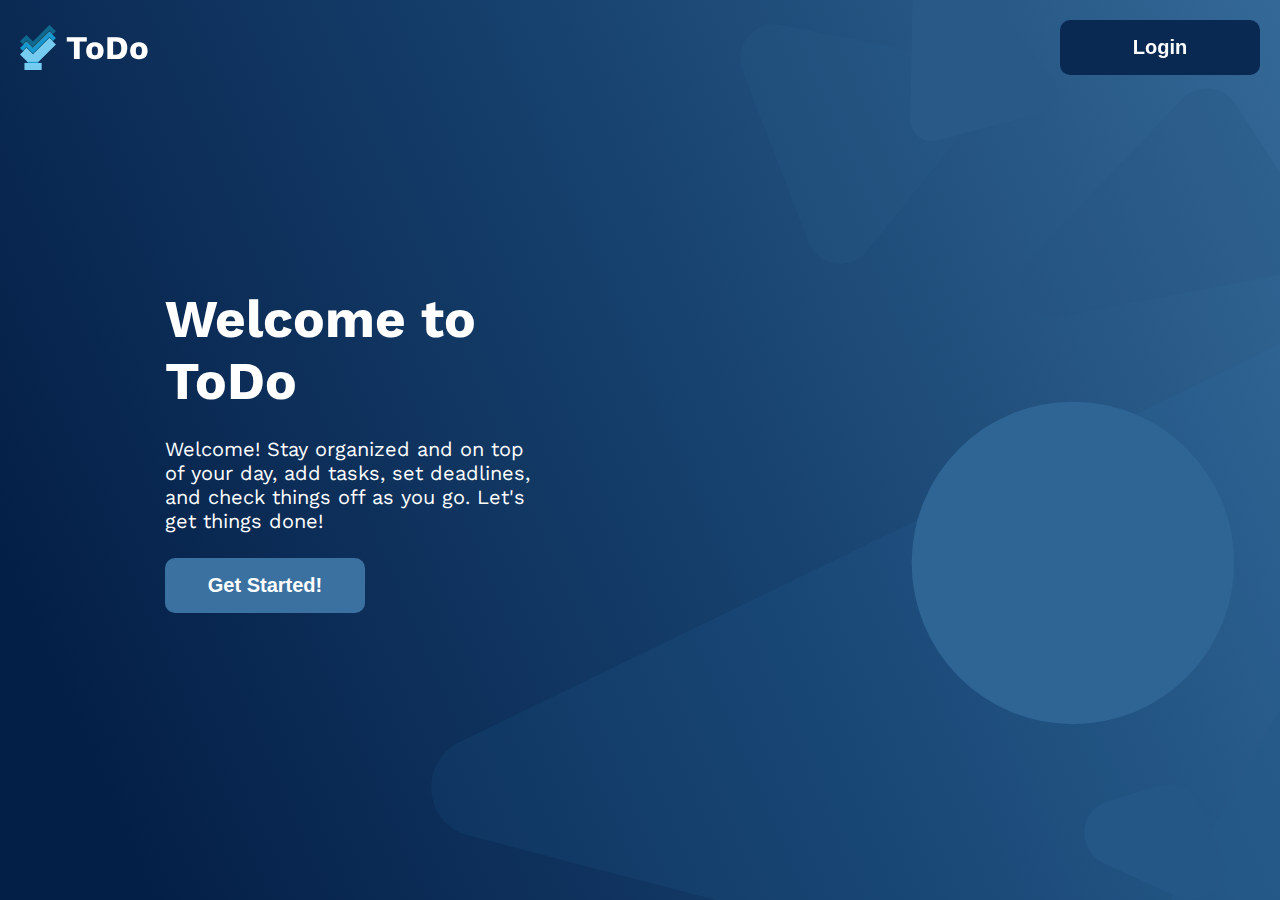
<file: index.html>
<!DOCTYPE html>
<html lang="en">

<head>
    <meta charset="UTF-8">
    <meta name="viewport" content="width=device-width, initial-scale=1.0">
    <title>TODO List</title>
    <link rel="icon" type="image/x-icon" href="bilder/logo/logo.svg">
    <link rel="stylesheet" href="css/style.css">
    <link rel="stylesheet" href="css/index.css">
    <link rel="stylesheet" href="https://cdnjs.cloudflare.com/ajax/libs/font-awesome/6.6.0/css/all.min.css"
        integrity="sha512-Kc323vGBEqzTmouAECnVceyQqyqdsSiqLQISBL29aUW4U/M7pSPA/gEUZQqv1cwx4OnYxTxve5UMg5GT6L4JJg=="
        crossorigin="anonymous" referrerpolicy="no-referrer" />

</head>

<body>
    <div class="navbar">
        <a href="index.html" class="logo">
            <img src="bilder/logo/logo.svg" id="logoImg">
            <div class="app-name">ToDo</div>
        </a>
        <button class="button-login" onclick="signin()">Login</button>
        <div class="stroke-grid" onclick="dropdown()">
            <div class="stroke" id="stroke1"></div>
            <div class="stroke" id="stroke2"></div>
            <div class="stroke" id="stroke3"></div>
        </div>
    </div>
    <div class="dropdown">
        <button onclick="signin()">Sign In</button>
        <button onclick="signup()">Sign Up</button>
    </div>
    <div class="maincontainer">
        <div class="title">Welcome to ToDo</div>
        <div class="description">
            Welcome! Stay organized and on top of your day, add tasks, set deadlines, and check things off as you go.
            Let's get things done!
        </div>
        <button class="button-start" onclick="signup()">Get Started!</button>
    </div>


    <script>
        function signin() {
            window.open("signin.html", "_self");

        }
        function signup() {
            window.open("signup.html", "_self");
        }

        function dropdown() {
            const dropdown = document.querySelector(".dropdown");
            const stroke1 = document.getElementById("stroke1");
            const stroke2 = document.getElementById("stroke2");
            const stroke3 = document.getElementById("stroke3");

            stroke1.classList.toggle("stroke1_animation")
            stroke2.classList.toggle("stroke2_animation")
            stroke3.classList.toggle("stroke3_animation")
            dropdown.classList.toggle("dropdown_visible")
        }
    </script>
</body>

</html>
</file>
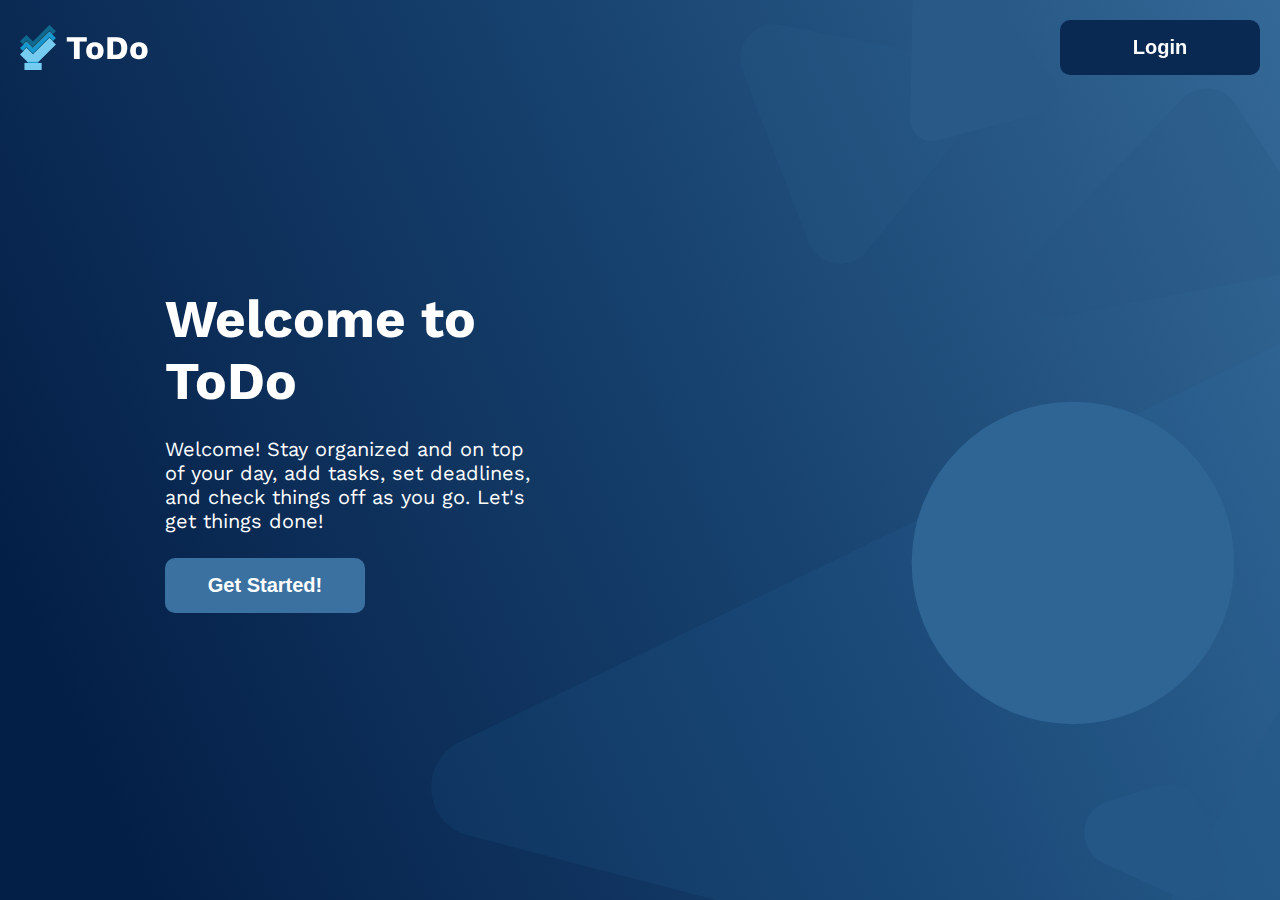
<file: docs/index.html>
<!DOCTYPE html>
<html lang="en">

<head>
    <meta charset="UTF-8">
    <meta name="viewport" content="width=device-width, initial-scale=1.0">
    <title>TODO List</title>
    <link rel="icon" type="image/x-icon" href="../bilder/logo/logo.svg">
    <link rel="stylesheet" href="../css/style.css">
    <link rel="stylesheet" href="../css/index.css">
    <link rel="stylesheet" href="https://cdnjs.cloudflare.com/ajax/libs/font-awesome/6.6.0/css/all.min.css"
        integrity="sha512-Kc323vGBEqzTmouAECnVceyQqyqdsSiqLQISBL29aUW4U/M7pSPA/gEUZQqv1cwx4OnYxTxve5UMg5GT6L4JJg=="
        crossorigin="anonymous" referrerpolicy="no-referrer" />

</head>

<body>
    <div class="navbar">
        <a href="index.html" class="logo">
            <img src="../bilder/logo/logo.svg" id="logoImg">
            <div class="app-name">ToDo</div>
        </a>
        <button class="button-login" onclick="signin()">Login</button>
        <div class="stroke-grid" onclick="dropdown()">
            <div class="stroke" id="stroke1"></div>
            <div class="stroke" id="stroke2"></div>
            <div class="stroke" id="stroke3"></div>
        </div>
    </div>
    <div class="dropdown">
        <button onclick="signin()">Sign In</button>
        <button onclick="signup()">Sign Up</button>
    </div>
    <div class="maincontainer">
        <div class="title">Welcome to ToDo</div>
        <div class="description">
            Welcome! Stay organized and on top of your day, add tasks, set deadlines, and check things off as you go.
            Let's get things done!
        </div>
        <button class="button-start" onclick="signup()">Get Started!</button>
    </div>

    <script src="../basic.js"></script>
</body>

</html>
</file>
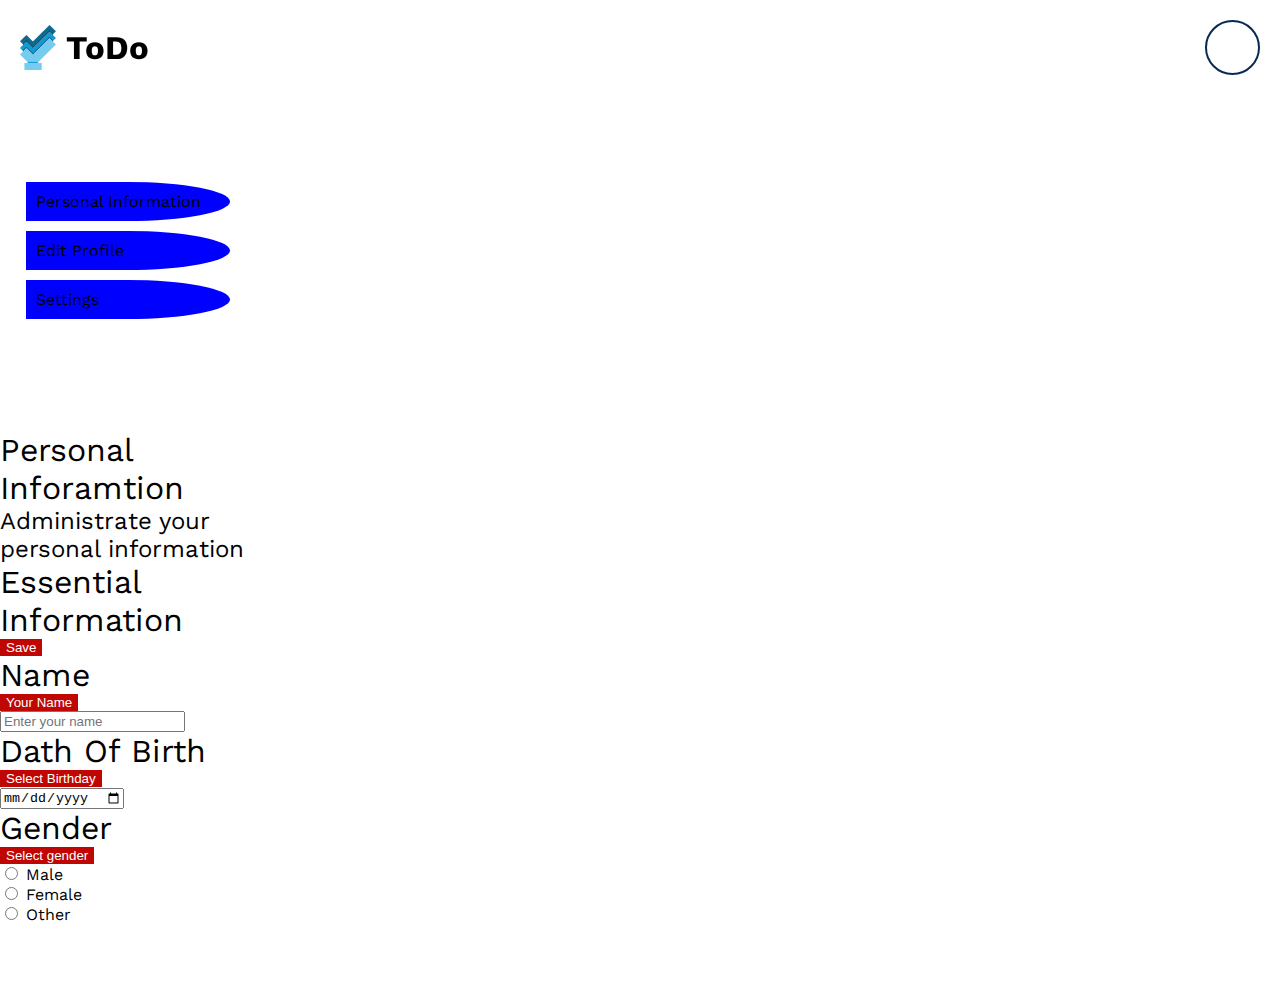
<file: settings.html>
<!DOCTYPE html>
<html lang="en">

<head>

    <head>
        <meta charset="UTF-8">
        <meta name="viewport" content="width=device-width, initial-scale=1.0">
        <title>Setting | ToDo</title>
        <link rel="icon" type="image/x-icon" href="bilder/logo/logo.svg">
        <link rel="stylesheet" href="css/style.css">
        <link rel="stylesheet" href="css/settings.css">
        <link rel="stylesheet" href="https://cdnjs.cloudflare.com/ajax/libs/font-awesome/6.6.0/css/all.min.css"
            integrity="sha512-Kc323vGBEqzTmouAECnVceyQqyqdsSiqLQISBL29aUW4U/M7pSPA/gEUZQqv1cwx4OnYxTxve5UMg5GT6L4JJg=="
            crossorigin="anonymous" referrerpolicy="no-referrer" />

    </head>
</head>

<body>
    <div class="navbar">
        <a href="index.html" class="logo">
            <img src="bilder/logo/logo.svg" id="logoImg">
            <div class="app-name">ToDo</div>
        </a>
        <div>
            <div id="profileicon" onclick="profile()">
                <i class="fa-solid fa-user"></i>
            </div>
            <div class="profilemenu">
                <h3 id="usernameh3">Your Name</h3>
                <ul>
                    <li>
                        <img src="bilder/icons/porfile.svg" alt="My Profile"><a href="#">My profile</a>
                    </li>
                    <li>
                        <img src="bilder/icons/edit.svg" alt="Edit Profile"><a href="#">Edit Profile</a>
                    </li>
                    <li>
                        <img src="bilder/icons/setting.svg" alt="Settings"><a href="settings.html">Settings</a>
                    </li>
                    <li>
                        <img src="bilder/icons/help.svg" alt="Help"></i><a href="#">Help</a>
                    </li>
                    <li>
                        <img src="bilder/icons/sign_out.png" alt="Sign out"><a href="#" onclick="logout()">Log out</a>
                    </li>
                </ul>
            </div>
        </div>
    </div>
    <main>
        <div class="settingsmenu">
            <ul>
                <li onclick="select(this)" id="personalinfo" class="active">
                    <p>Personal Information</p>
                </li>
                <li onclick="select(this)" id="edit">
                    <p>Edit Profile</p>
                </li>
                <li onclick="select(this)" id="settings">
                    <p>Settings</p>
                </li>
            </ul>
        </div>
        <div class="settingscontainer" id="personalinfopage">
            <header>
                <h1>Personal Inforamtion</h1>
                <h2>Administrate your personal information</h2>
            </header>
            <section>
                <h1>Essential Information</h1>
                <button id="saveButton">Save</button>
                <div>
                    <h1>Name</h1>
                    <button id="name" onclick="essentilainfo(this)">Your Name</button>
                    <div id="namediv" class="essentilainfodiv">
                        <input type="text" id="nameinput" placeholder="Enter your name">
                    </div>
                    <h1>Dath Of Birth</h1>
                    <button id="birthday" onclick="essentilainfo(this)">Select Birthday</button>
                    <div id="birthdaydiv" class="essentilainfodiv">
                        <input type="date" id="birthdayinput">
                    </div>
                    <h1>Gender</h1>
                    <button id="gender" onclick="essentilainfo(this)">Select gender</button>
                    <div id="genderdiv" class="essentilainfodiv">
                        <form action="">
                        <div>
                            <input type="radio" id="Male"/>
                            <label for="Male">Male</label>
                        </div>

                        <div>
                            <input type="radio" id="Female"/>
                            <label for="Female">Female</label>
                        </div>

                        <div>
                            <input type="radio" id="Other" />
                            <label for="Other">Other</label>
                        </div>
                    </div>
                    </form>
                </div>
            </section>

        </div>
        <div class="settingscontainer" id="editpage">
            <header>
                <h1>Edit Profile</h1>
                <span>Edit your profile and customize it</span>
            </header>

        </div>
        <div class="settingscontainer" id="settingspage">
            <header>
                <h1>Settings</h1>
                <span>Edit prefrences and your profile settings</span>
            </header>

        </div>

    </main>
    <script src="basic.js"></script>
    <script>
        const personalinfo = document.getElementById("personalinfo");
        const edit = document.getElementById("edit");
        const settings = document.getElementById("settings");
        const essentilainfodiv = document.getElementsByClassName("essentilainfodiv");

        function select(elm) {
            personalinfo.classList.remove("active");
            edit.classList.remove("active");
            settings.classList.remove("active");

            document.getElementById("personalinfopage").style.display = "none";
            document.getElementById("editpage").style.display = "none";
            document.getElementById("settingspage").style.display = "none";

            if (elm.id == "personalinfo") {
                personalinfo.classList.add("active");
                document.getElementById("personalinfopage").style.display = "block";
            } else if (elm.id == "edit") {
                edit.classList.add("active");
                document.getElementById("editpage").style.display = "block";
            } else if (elm.id == "settings") {
                settings.classList.add("active");
                document.getElementById("settingspage").style.display = "block";
            }
        }

        document.getElementById("personalinfopage").style.display = "block";
        document.getElementById("editpage").style.display = "none";
        document.getElementById("settingspage").style.display = "none";

        function essentilainfo(elm) {
            const namediv = document.getElementById("namediv");
            const birthdaydiv = document.getElementById("birthdaydiv");
            const genderdiv = document.getElementById("genderdiv");
            namediv.style.display = "none";
            birthdaydiv.style.display = "none";
            genderdiv.style.display = "none";
            if (elm.id == "name") {
                namediv.style.display = "flex";
            } else if (elm.id == "birthday") {
                birthdaydiv.style.display = "flex";
            } else if (elm.id == "gender") {
                genderdiv.style.display = "flex";
            }
        }
        document.addEventListener("click", function (event) {
            let isInside = false;
            for (let i = 0; i < essentilainfodiv.length; i++) {
                if (essentilainfodiv[i].contains(event.target)) {
                    isInside = true;
                    break;
                }
            }
            if (event.target.tagName !== "BUTTON" && !isInside) {
                for (let i = 0; i < essentilainfodiv.length; i++) {
                    essentilainfodiv[i].style.display = "none";
                }
            }
        });
    </script>
</body>

</html>
</file>
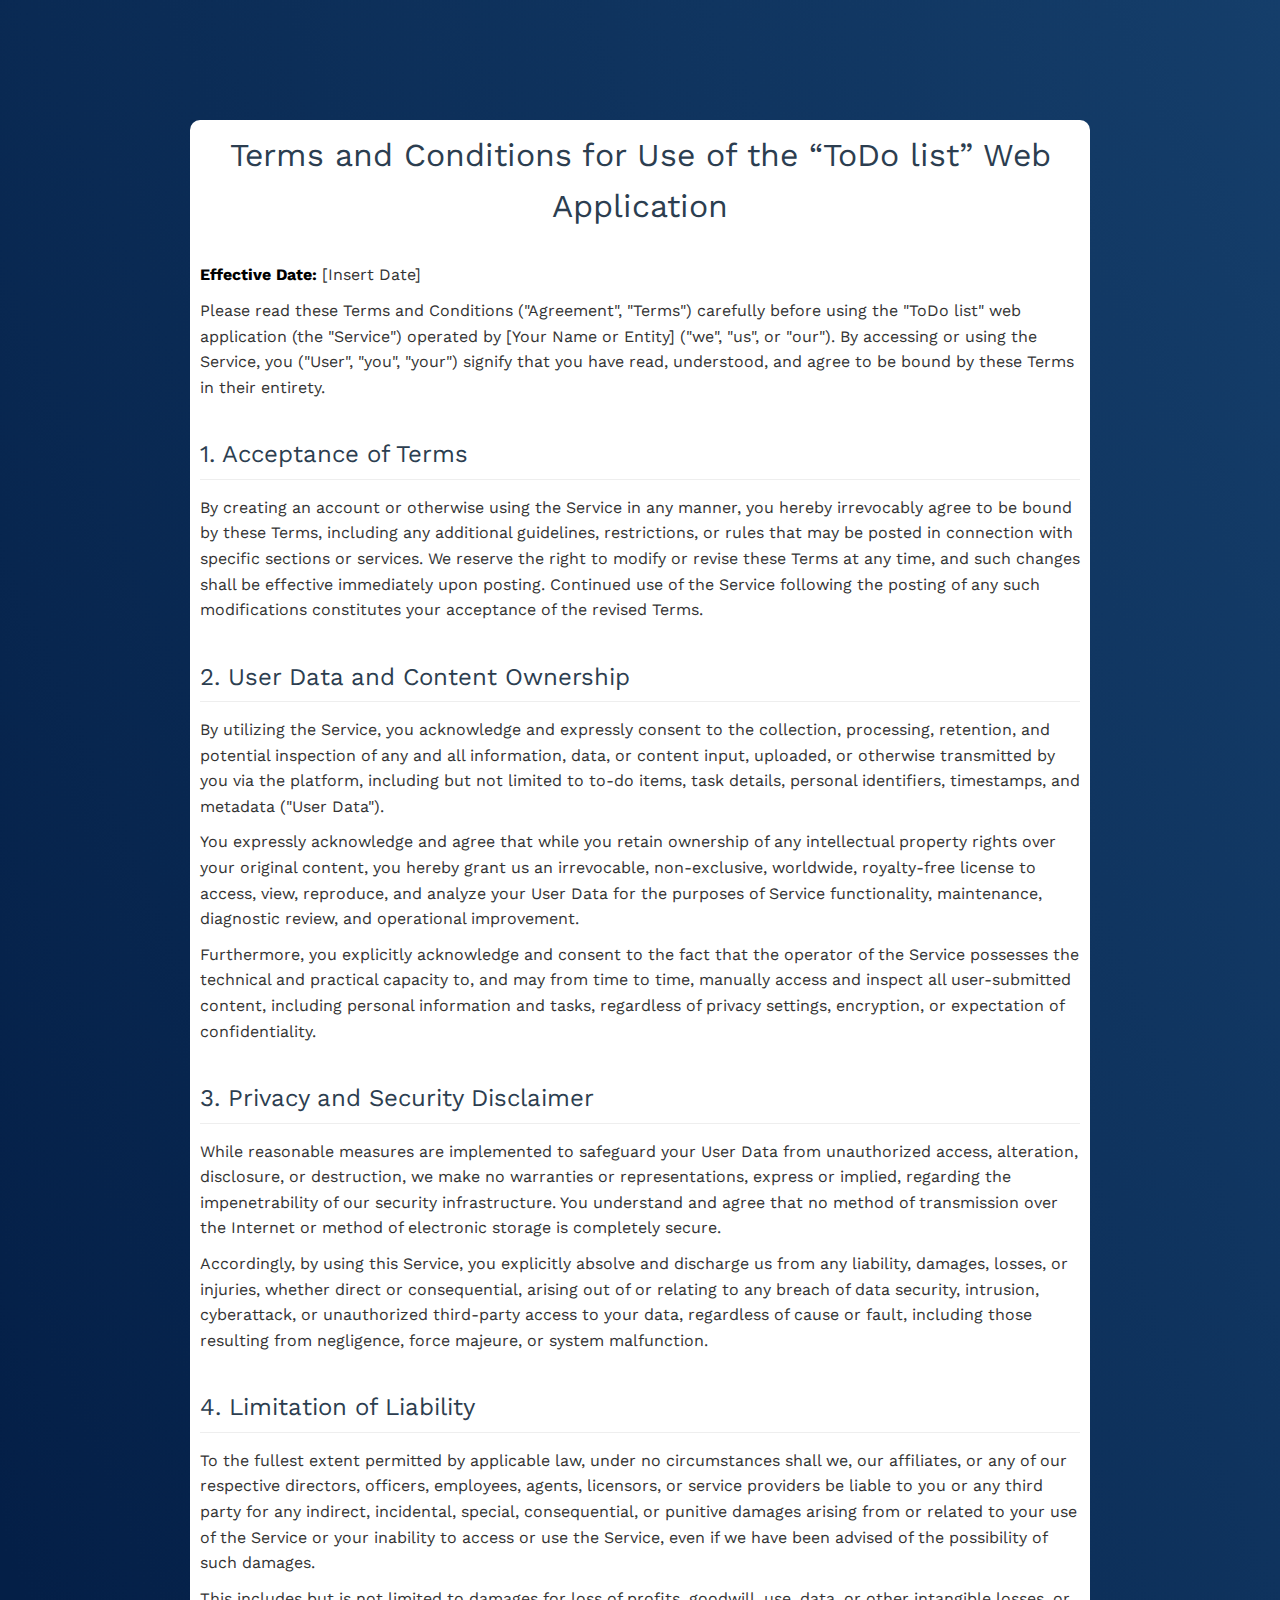
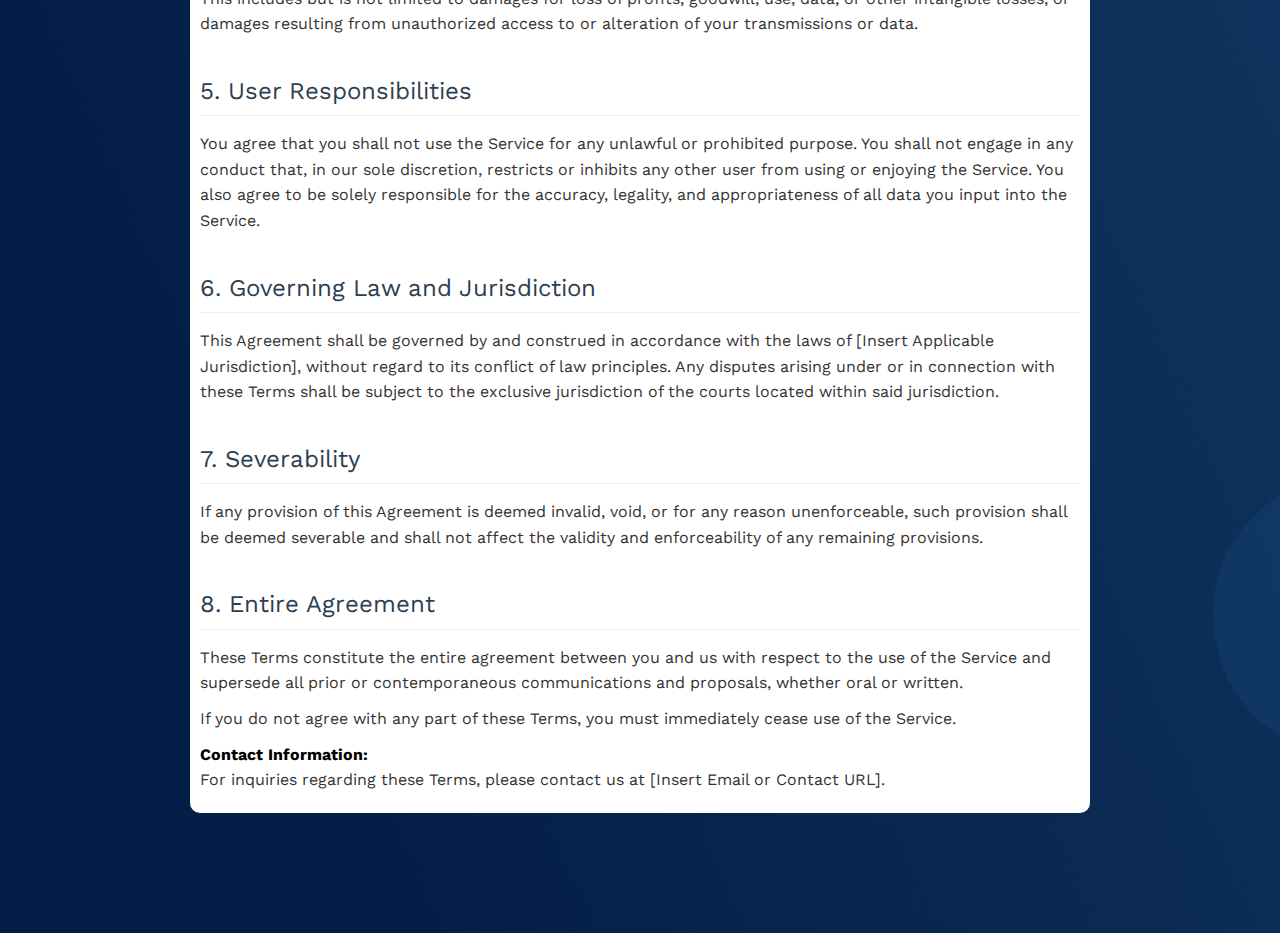
<file: termsofcondition.html>
<!DOCTYPE html>
<html lang="en">

<head>
    <meta charset="UTF-8">
    <meta name="viewport" content="width=device-width, initial-scale=1.0">
    <title>Terms Of Condition | ToDo</title>
    <link rel="icon" type="image/x-icon" href="bilder/logo/logo.svg">
    <link rel="stylesheet" href="css/style.css">
    <link rel="stylesheet" href="css/TOC.css">
    <link rel="stylesheet" href="https://cdnjs.cloudflare.com/ajax/libs/font-awesome/6.6.0/css/all.min.css"
        integrity="sha512-Kc323vGBEqzTmouAECnVceyQqyqdsSiqLQISBL29aUW4U/M7pSPA/gEUZQqv1cwx4OnYxTxve5UMg5GT6L4JJg=="
        crossorigin="anonymous" referrerpolicy="no-referrer" />

</head>

<body>
    <div class="Terms-container">
        <h1>Terms and Conditions for Use of the “ToDo list” Web Application</h1>
        <p><strong>Effective Date:</strong> [Insert Date]</p>

        <p>Please read these Terms and Conditions ("Agreement", "Terms") carefully before using the "ToDo list" web
            application (the "Service") operated by [Your Name or Entity] ("we", "us", or "our"). By accessing or using
            the
            Service, you ("User", "you", "your") signify that you have read, understood, and agree to be bound by these
            Terms in their entirety.</p>

        <h2>1. Acceptance of Terms</h2>
        <p>By creating an account or otherwise using the Service in any manner, you hereby irrevocably agree to be bound
            by
            these Terms, including any additional guidelines, restrictions, or rules that may be posted in connection
            with
            specific sections or services. We reserve the right to modify or revise these Terms at any time, and such
            changes shall be effective immediately upon posting. Continued use of the Service following the posting of
            any
            such modifications constitutes your acceptance of the revised Terms.</p>

        <h2>2. User Data and Content Ownership</h2>
        <p>By utilizing the Service, you acknowledge and expressly consent to the collection, processing, retention, and
            potential inspection of any and all information, data, or content input, uploaded, or otherwise transmitted
            by
            you via the platform, including but not limited to to-do items, task details, personal identifiers,
            timestamps,
            and metadata ("User Data").</p>
        <p>You expressly acknowledge and agree that while you retain ownership of any intellectual property rights over
            your
            original content, you hereby grant us an irrevocable, non-exclusive, worldwide, royalty-free license to
            access,
            view, reproduce, and analyze your User Data for the purposes of Service functionality, maintenance,
            diagnostic
            review, and operational improvement.</p>
        <p>Furthermore, you explicitly acknowledge and consent to the fact that the operator of the Service possesses
            the
            technical and practical capacity to, and may from time to time, manually access and inspect all
            user-submitted
            content, including personal information and tasks, regardless of privacy settings, encryption, or
            expectation of
            confidentiality.</p>

        <h2>3. Privacy and Security Disclaimer</h2>
        <p>While reasonable measures are implemented to safeguard your User Data from unauthorized access, alteration,
            disclosure, or destruction, we make no warranties or representations, express or implied, regarding the
            impenetrability of our security infrastructure. You understand and agree that no method of transmission over
            the
            Internet or method of electronic storage is completely secure.</p>
        <p>Accordingly, by using this Service, you explicitly absolve and discharge us from any liability, damages,
            losses,
            or injuries, whether direct or consequential, arising out of or relating to any breach of data security,
            intrusion, cyberattack, or unauthorized third-party access to your data, regardless of cause or fault,
            including
            those resulting from negligence, force majeure, or system malfunction.</p>

        <h2>4. Limitation of Liability</h2>
        <p>To the fullest extent permitted by applicable law, under no circumstances shall we, our affiliates, or any of
            our
            respective directors, officers, employees, agents, licensors, or service providers be liable to you or any
            third
            party for any indirect, incidental, special, consequential, or punitive damages arising from or related to
            your
            use of the Service or your inability to access or use the Service, even if we have been advised of the
            possibility of such damages.</p>
        <p>This includes but is not limited to damages for loss of profits, goodwill, use, data, or other intangible
            losses,
            or damages resulting from unauthorized access to or alteration of your transmissions or data.</p>

        <h2>5. User Responsibilities</h2>
        <p>You agree that you shall not use the Service for any unlawful or prohibited purpose. You shall not engage in
            any
            conduct that, in our sole discretion, restricts or inhibits any other user from using or enjoying the
            Service.
            You also agree to be solely responsible for the accuracy, legality, and appropriateness of all data you
            input
            into the Service.</p>

        <h2>6. Governing Law and Jurisdiction</h2>
        <p>This Agreement shall be governed by and construed in accordance with the laws of [Insert Applicable
            Jurisdiction], without regard to its conflict of law principles. Any disputes arising under or in connection
            with these Terms shall be subject to the exclusive jurisdiction of the courts located within said
            jurisdiction.
        </p>

        <h2>7. Severability</h2>
        <p>If any provision of this Agreement is deemed invalid, void, or for any reason unenforceable, such provision
            shall
            be deemed severable and shall not affect the validity and enforceability of any remaining provisions.</p>

        <h2>8. Entire Agreement</h2>
        <p>These Terms constitute the entire agreement between you and us with respect to the use of the Service and
            supersede all prior or contemporaneous communications and proposals, whether oral or written.</p>

        <p>If you do not agree with any part of these Terms, you must immediately cease use of the Service.</p>

        <p><strong>Contact Information:</strong><br>
            For inquiries regarding these Terms, please contact us at [Insert Email or Contact URL].</p>
    </div>
</body>

</html>
</file>
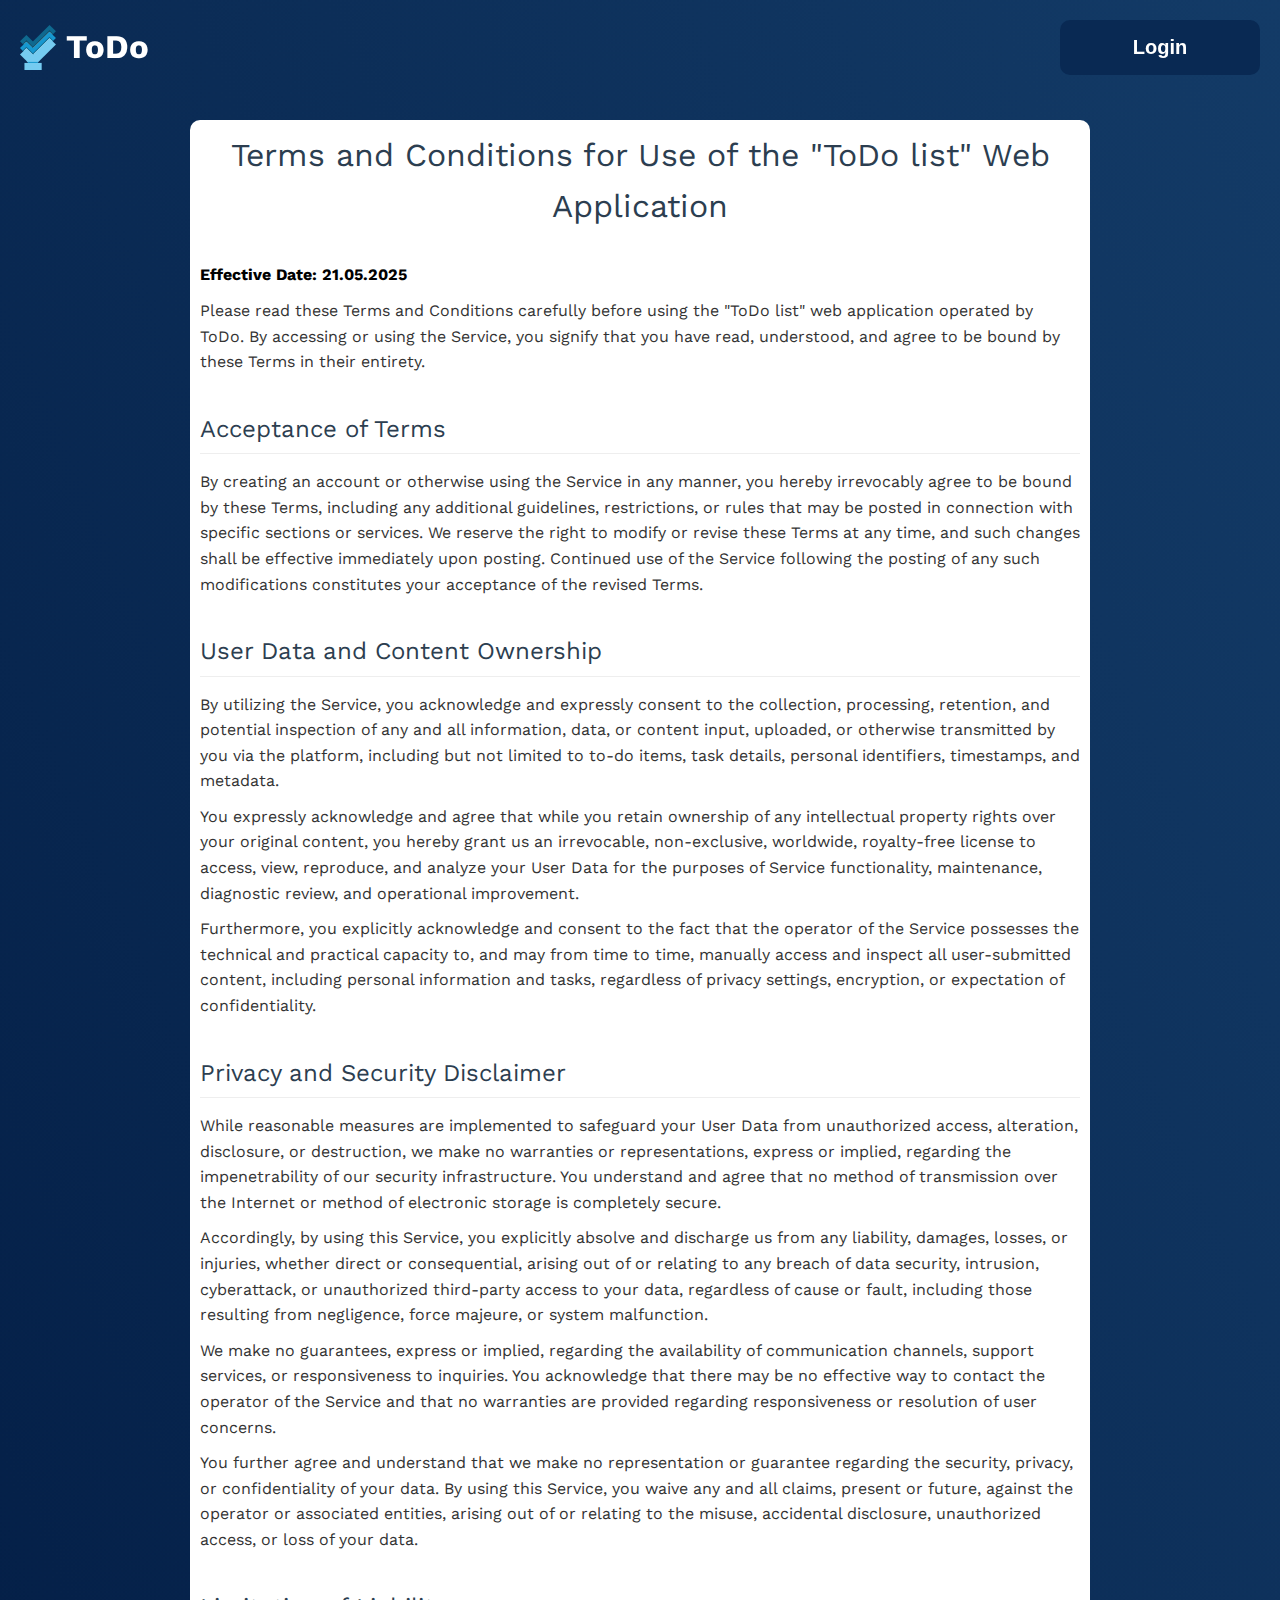
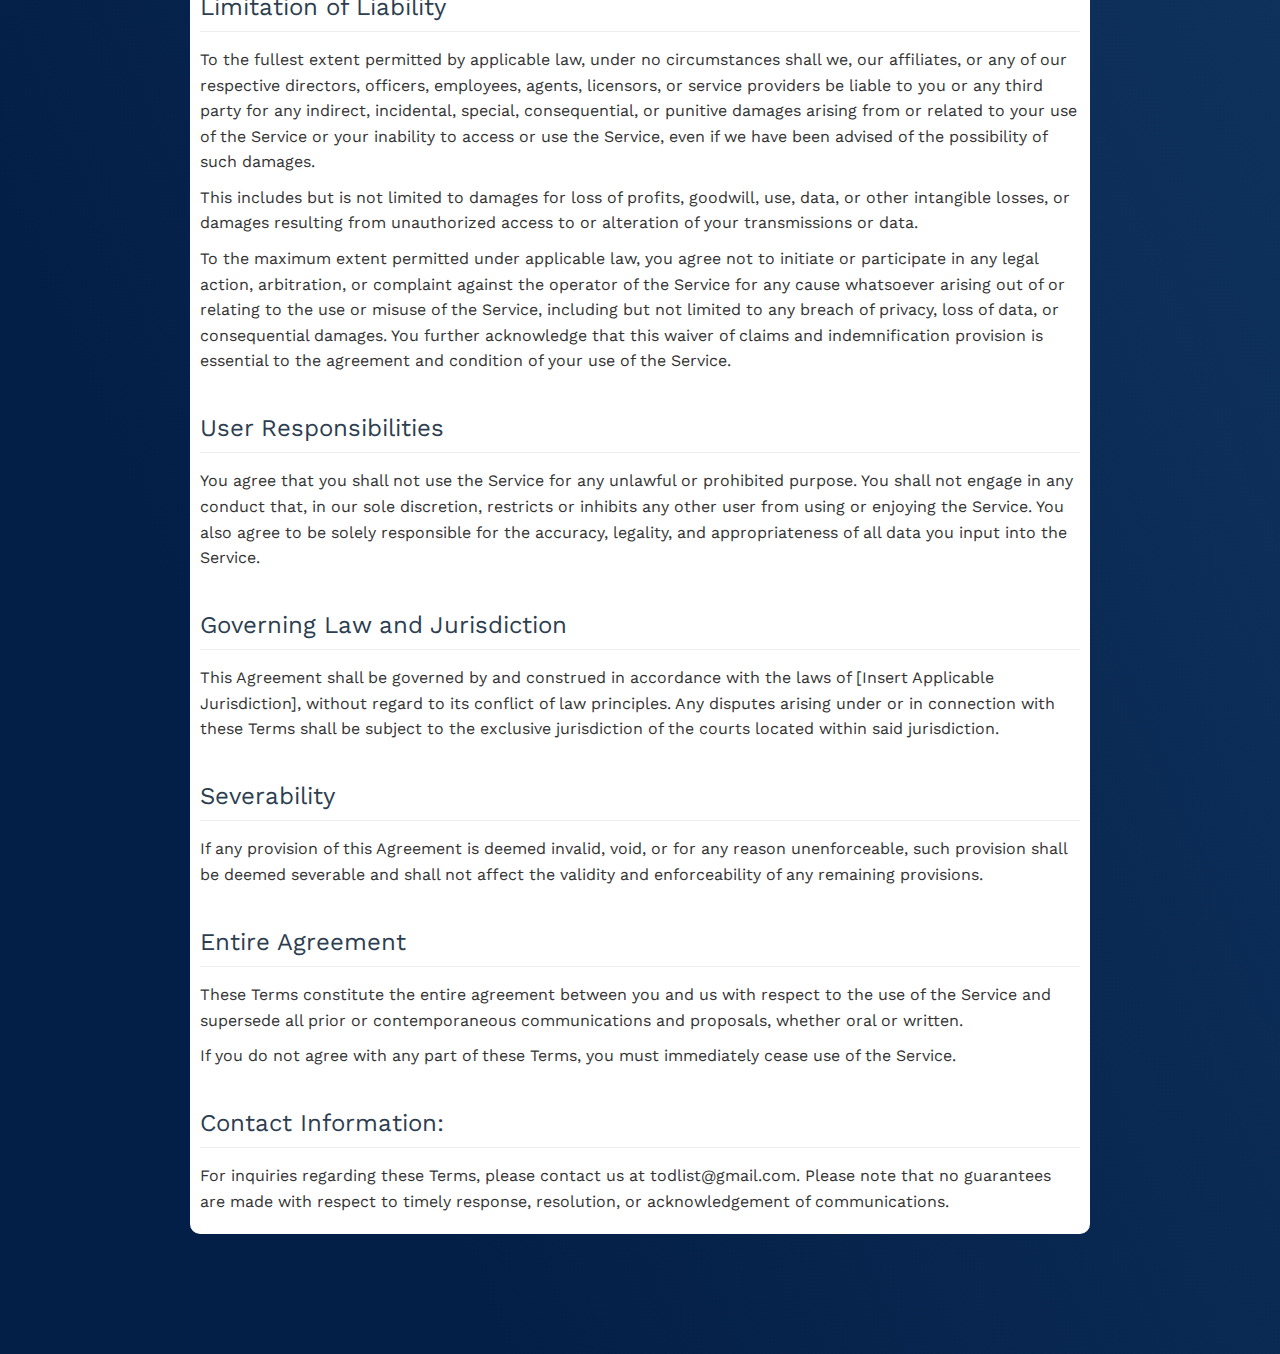
<file: TOC.html>
<!DOCTYPE html>
<html lang="en">

<head>
    <meta charset="UTF-8">
    <meta name="viewport" content="width=device-width, initial-scale=1.0">
    <title>Terms Of Condition | ToDo</title>
    <link rel="icon" type="image/x-icon" href="bilder/logo/logo.svg">
    <link rel="stylesheet" href="css/style.css">
    <link rel="stylesheet" href="css/TOC.css">
    <link rel="stylesheet" href="https://cdnjs.cloudflare.com/ajax/libs/font-awesome/6.6.0/css/all.min.css"
        integrity="sha512-Kc323vGBEqzTmouAECnVceyQqyqdsSiqLQISBL29aUW4U/M7pSPA/gEUZQqv1cwx4OnYxTxve5UMg5GT6L4JJg=="
        crossorigin="anonymous" referrerpolicy="no-referrer" />

</head>

<body>
    <div class="navbar">
        <a href="index.html" class="logo">
            <img src="bilder/logo/logo.svg" id="logoImg">
            <div class="app-name">ToDo</div>
        </a>
        <button class="button-login" onclick="signin()">Login</button>
        <div class="stroke-grid" onclick="dropdown()">
            <div class="stroke" id="stroke1"></div>
            <div class="stroke" id="stroke2"></div>
            <div class="stroke" id="stroke3"></div>
        </div>
    </div>
    <div class="Terms-container">
        <h1>Terms and Conditions for Use of the "ToDo list" Web Application</h1>
        <p><strong>Effective Date: 21.05.2025</strong></p>
        <p>Please read these Terms and Conditions carefully before using the "ToDo list" web application operated by
            ToDo. By accessing or using the Service, you signify that you have read, understood, and agree to be bound
            by these Terms in their entirety.</p>

        <h2>Acceptance of Terms</h2>
        <p>By creating an account or otherwise using the Service in any manner, you hereby irrevocably agree to be bound
            by these Terms, including any additional guidelines, restrictions, or rules that may be posted in connection
            with specific sections or services. We reserve the right to modify or revise these Terms at any time, and
            such changes shall be effective immediately upon posting. Continued use of the Service following the posting
            of any such modifications constitutes your acceptance of the revised Terms.</p>

        <h2>User Data and Content Ownership</h2>
        <p>By utilizing the Service, you acknowledge and expressly consent to the collection, processing, retention, and
            potential inspection of any and all information, data, or content input, uploaded, or otherwise transmitted
            by you via the platform, including but not limited to to-do items, task details, personal identifiers,
            timestamps, and metadata.</p>
        <p>You expressly acknowledge and agree that while you retain ownership of any intellectual property rights over
            your original content, you hereby grant us an irrevocable, non-exclusive, worldwide, royalty-free license to
            access, view, reproduce, and analyze your User Data for the purposes of Service functionality, maintenance,
            diagnostic review, and operational improvement.</p>
        <p>Furthermore, you explicitly acknowledge and consent to the fact that the operator of the Service possesses
            the technical and practical capacity to, and may from time to time, manually access and inspect all
            user-submitted content, including personal information and tasks, regardless of privacy settings,
            encryption, or expectation of confidentiality.</p>

        <h2>Privacy and Security Disclaimer</h2>
        <p>While reasonable measures are implemented to safeguard your User Data from unauthorized access, alteration,
            disclosure, or destruction, we make no warranties or representations, express or implied, regarding the
            impenetrability of our security infrastructure. You understand and agree that no method of transmission over
            the Internet or method of electronic storage is completely secure.</p>
        <p>Accordingly, by using this Service, you explicitly absolve and discharge us from any liability, damages,
            losses, or injuries, whether direct or consequential, arising out of or relating to any breach of data
            security, intrusion, cyberattack, or unauthorized third-party access to your data, regardless of cause or
            fault, including those resulting from negligence, force majeure, or system malfunction.</p>
        <p>We make no guarantees, express or implied, regarding the availability of communication channels, support
            services, or responsiveness to inquiries. You acknowledge that there may be no effective way to contact the
            operator of the Service and that no warranties are provided regarding responsiveness or resolution of user
            concerns.</p>
        <p>You further agree and understand that we make no representation or guarantee regarding the security, privacy,
            or confidentiality of your data. By using this Service, you waive any and all claims, present or future,
            against the operator or associated entities, arising out of or relating to the misuse, accidental
            disclosure, unauthorized access, or loss of your data.</p>

        <h2>Limitation of Liability</h2>
        <p>To the fullest extent permitted by applicable law, under no circumstances shall we, our affiliates, or any of
            our respective directors, officers, employees, agents, licensors, or service providers be liable to you or
            any third party for any indirect, incidental, special, consequential, or punitive damages arising from or
            related to your use of the Service or your inability to access or use the Service, even if we have been
            advised of the possibility of such damages.</p>
        <p>This includes but is not limited to damages for loss of profits, goodwill, use, data, or other intangible
            losses, or damages resulting from unauthorized access to or alteration of your transmissions or data.</p>
        <p>To the maximum extent permitted under applicable law, you agree not to initiate or participate in any legal
            action, arbitration, or complaint against the operator of the Service for any cause whatsoever arising out
            of or relating to the use or misuse of the Service, including but not limited to any breach of privacy, loss
            of data, or consequential damages. You further acknowledge that this waiver of claims and indemnification
            provision is essential to the agreement and condition of your use of the Service.</p>

        <h2>User Responsibilities</h2>
        <p>You agree that you shall not use the Service for any unlawful or prohibited purpose. You shall not engage in
            any conduct that, in our sole discretion, restricts or inhibits any other user from using or enjoying the
            Service. You also agree to be solely responsible for the accuracy, legality, and appropriateness of all data
            you input into the Service.</p>

        <h2>Governing Law and Jurisdiction</h2>
        <p>This Agreement shall be governed by and construed in accordance with the laws of [Insert Applicable
            Jurisdiction], without regard to its conflict of law principles. Any disputes arising under or in connection
            with these Terms shall be subject to the exclusive jurisdiction of the courts located within said
            jurisdiction.</p>

        <h2>Severability</h2>
        <p>If any provision of this Agreement is deemed invalid, void, or for any reason unenforceable, such provision
            shall be deemed severable and shall not affect the validity and enforceability of any remaining provisions.
        </p>

        <h2>Entire Agreement</h2>
        <p>These Terms constitute the entire agreement between you and us with respect to the use of the Service and
            supersede all prior or contemporaneous communications and proposals, whether oral or written.</p>
        <p>If you do not agree with any part of these Terms, you must immediately cease use of the Service.</p>

        <h2>Contact Information:</h2>
        <p>For inquiries regarding these Terms, please contact us at todlist@gmail.com. Please note that no guarantees
            are made with respect to timely response, resolution, or acknowledgement of communications.</p>

    </div>
</body>

</html>
</file>
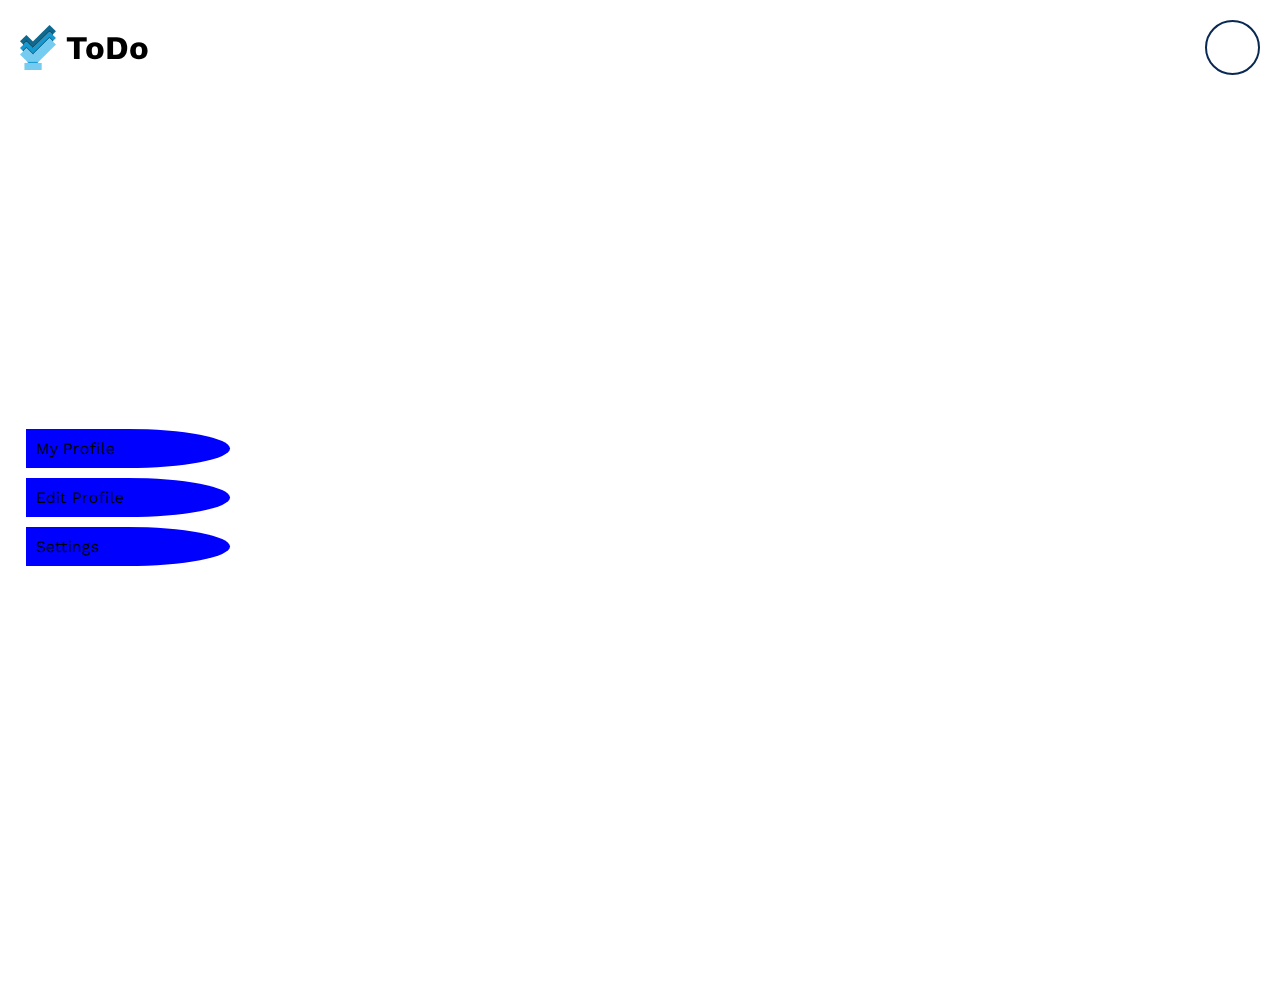
<file: docs/settings.html>
<!DOCTYPE html>
<html lang="en">
<head>
    <head>
        <meta charset="UTF-8">
        <meta name="viewport" content="width=device-width, initial-scale=1.0">
        <title>Setting | ToDo</title>
        <link rel="icon" type="image/x-icon" href="../bilder/logo/logo.svg">
        <link rel="stylesheet" href="../css/style.css">
        <link rel="stylesheet" href="../css/settings.css">
        <link rel="stylesheet" href="https://cdnjs.cloudflare.com/ajax/libs/font-awesome/6.6.0/css/all.min.css"
            integrity="sha512-Kc323vGBEqzTmouAECnVceyQqyqdsSiqLQISBL29aUW4U/M7pSPA/gEUZQqv1cwx4OnYxTxve5UMg5GT6L4JJg=="
            crossorigin="anonymous" referrerpolicy="no-referrer" />
    
    </head>
</head>
<body>
    <div class="navbar">
        <a href="../index.html" class="logo">
            <img src="../bilder/logo/logo.svg" id="logoImg">
            <div class="app-name">ToDo</div>
        </a>
        <div>
            <div id="profileicon" onclick="profile()">
                <i class="fa-solid fa-user"></i>
            </div>
            <div class="profilemenu">
                <h3 id="usernameh3">Your Name</h3>
                <ul>
                    <li>
                        <img src="../bilder/icons/porfile.svg" alt="My Profile"><a href="#">My profile</a> 
                    </li>
                    <li>
                        <img src="../bilder/icons/edit.svg" alt="Edit Profile"><a href="#">Edit Profile</a>
                    </li>
                    <li>
                        <img src="../bilder/icons/setting.svg" alt="Settings"><a href="settings.html">Settings</a>
                    </li>
                    <li>
                        <img src="../bilder/icons/help.svg" alt="Help"></i><a href="#">Help</a>
                    </li>
                    <li>
                        <img src="../bilder/icons/sign_out.png" alt="Sign out"><a href="#" onclick="logout()">Log out</a>
                    </li>
                </ul>
            </div>
        </div>
    </div>
    <main>
        <div class="settingsmenu">
            <ul>
                <li>
                    <span>My Profile</span>
                </li>
                <li>
                    <span>Edit Profile</span>
                </li>
                <li>
                    <span>Settings</span>
                </li>
            </ul>
        </div>
    </main>
    <script src="../basic.js"></script>
</body>
</html>
</file>
<file: css/style.css>
@import url('https://fonts.googleapis.com/css2?family=Work+Sans:ital,wght@0,100..900;1,100..900&display=swap');

html {
    box-sizing: border-box;
    font-size: 16px;
    font-family: 'Work Sans', sans-serif;
}

*,
*:before,
*:after {
    box-sizing: inherit;
}

body,
h1,
h2,
h3,
h4,
h5,
h6,
p,
ol,
ul {
    margin: 0;
    padding: 0;
    font-weight: normal;
}

ol,
ul {
    list-style: none;
}

img {
    max-width: 100%;
    height: auto;
}

i {
    font-size: 30px;
}

:root {
    --background-color: #9BC4CB;
    --red-color: #bf0603;
    --blue-color: #2b59c3;
    --gray-lines: rgba(0, 0, 0, 0.17);
}

body {
    display: flex;
    flex-direction: column;
    min-height: 100vh;
    justify-content: center;
    align-items: center;
    height: 100vh;
    background: url("../bilder/background/background.svg");
    background-size: cover;
    background-position: left;
}

button {
    border: none;
    background-color: var(--red-color);
    color: white;
    display: flex;
    align-items: center;
    justify-content: center;
    cursor: pointer;
}

button:active {
    box-shadow: inset 0px 0px 3px #000000;
    scale: 0.95;
    transition: all 0.1s;
}
.navbar{
    display: flex;
    justify-content: space-between;
    align-items: center;
    width: 100%;
    position: fixed;
    top: 0;
    height: fit-content;
    padding: 20px;
    z-index: 100;
}
.logo {
    height: 55px;
    border-radius: 10px;
    display: flex;
    flex-direction: row;
    text-decoration: none;
    align-items: center;
}
#logoImg{
    height: 45px;
}

.dropdown button {
    width: 200px;
    height: 55px;
    margin: 10px;
    border-radius: 10px;
    background-color: #092953;
    font-size: 20px;
    font-weight: 700;
}

.app-name {
    font-weight: 700;
    font-size: 33px;
    width: 60px;
    color: #ffffff;
    margin-left: 10px;
}

.button-login {
    width: 200px;
    height: 55px;
    background: #092953;
    border-radius: 10px;
    font-weight: 700;
    font-size: 20px;
    display: flex;
    align-items: center;
    justify-content: center;
    color: #ffffff;
    cursor: pointer;
    margin: 0;
}

#profileicon{
    min-width: 55px;
    width: 55px;
    height: 55px;
    border-radius: 50%;
    background-color: rgb(255, 255, 255);
    display: flex;
    justify-content: center;
    align-items: center;
    cursor: pointer;
    border: 2px solid #092953;
}


.profilemenu{
    display: none;
    position: absolute;
    background-color: white;
    width: 200px;
    right: 20px;
    margin-top: 100px;
    border-radius: 5px;
    padding: 10px;
    opacity: 0;
    transition: opacity 0.2s ease, margin-top 0.2s ease, box-shadow 0.5s ease;
    
}

.profilemenu_visible{
    display: block;
    opacity: 1;
    margin-top: 20px;
    box-shadow: 0px 0px 5px 0px rgba(0, 0, 0, 0.264);
}
.profilemenu::before{
    content: "";
    position: absolute;
    width: 10px;
    height: 10px;
    background-color: white;
    transform: rotate(45deg);
    top: -5px;
    right: 23px;
}
.profilemenu a{
    text-decoration: none;
    color: black;
    transition: color 0.2s ease;
}

.profilemenu a:hover{
    color: var(--blue-color);
}

.profilemenu img{
    width: 20px;
    height: 20px;
    margin-right: 10px;
}

.profilemenu li{
    padding: 10px 0px;
    margin: 10px 0px;
    height: 40px;
    display: flex;
}

.stroke-grid {
    display: none;
    grid-template-columns: 25px;
    grid-template-rows: repeat(3, 5px);
    gap: 5px;
    cursor: pointer;
    
}

.stroke {
    background-color: white;
    border-radius: 5px;
    transition: all 0.2s linear;
}

.dropdown{
    display: none;
    position: absolute;
    top: 0;
    right: 0;
    width: 100%;
    height: 100vh;
    background-color: rgba(67, 54, 140, 0.5);
    align-items: center;
    justify-content: center;
    flex-direction: column;
}

.dropdown_visible{
    z-index: 10;
    display: flex;
}
.stroke1_animation{
    transform: rotate(45deg);
    transform-origin: top left;
    width: 30px;
}
.stroke2_animation{
    transform: scaleX(0);
    transform-origin: top left;
}


.stroke3_animation{
    transform: rotate(-45deg);
    transform-origin: bottom left;
    width: 30px;
}

#offline-notification {
    opacity: 1;
    position: absolute;
    top: 0;
    width: 100%;
    background: var(--red-color);
    height: 35px;
    display: flex;
    justify-content: center;
    align-items: center;
    transition: opacity 1s ease;
}

@media (width > 600px){
    .dropdown{
        display: none;
    }
}

@media (width < 600px) {
    body{
        background-image: url("../bilder/background/background_turned_600px.svg");
        background-position: bottom;
    }

    .button-login{
        display: none;
    }

    .stroke-grid{
        display: grid;
    }   
    


}
@media (width < 485px) {
    body{
        background-image: url("../bilder/background/background_turned_400px.svg");
        background-position: bottom;
    } 
    .app-name{
        font-size: 7vw;
    }
    

    .profilemenu{
        box-shadow: 0px 0px 5px 0px rgba(0, 0, 0, 0.264);
    }
}
</file>
<file: css/index.css>
button {
    border: none;
    background-color: var(--red-color);
    color: white;
    display: flex;
    align-items: center;
    justify-content: center;
    cursor: pointer;
}

button:active {
    box-shadow: inset 0px 0px 3px #000000;
    scale: 0.95;
    transition: all 0.1s;
}

.maincontainer {
    display: flex;
    height: 100vh;
    flex-direction: column;
    justify-content: center;
    align-items: flex-start;
    gap: 25px;
    width: 1000px;
    margin: 0 auto;
    padding-left: 25px;
}

.title {
    width: 436px;
    font-weight: 700;
    font-size: 53px;
    color: #ffffff;
}

.description {
    width: 377px;
    font-weight: 400;
    font-size: 20px;
    color: #ffffff;
}

.button-start {
    width: 200px;
    height: 55px;
    background: #3A71A0;
    border-radius: 10px;
    font-weight: 700;
    font-size: 20px;
    display: flex;
    align-items: center;
    justify-content: center;
    color: #ffffff;
    cursor: pointer;
}


@media (width < 1000px) {
    .maincontainer {
        width: 100%;

    }
}

@media (width < 485px) {
    .title {
        width: 95%;
        font-size: 11vw;
    }

    .description {
        width: 87%;
        font-size: 4vw;
    }
}
</file>
<file: css/settings.css>
body{
    background: white;
    display: grid;
    grid-template-columns: 20% 80%;
    grid-template-rows: calc(100vh - 95px); 
    position: relative;
    top: 95px;
}

.app-name{
    color: black;
}

.settingsmenu{
    height: 40vh;
    display: flex;
    justify-content: center;
    align-items: center;
}

.settingsmenu ul{
    width: 80%;
}

.settingsmenu li{
    padding: 10px;
    background: blue;
    border-radius: 0px 50% 50% 0px;
    margin: 10px 0px;
    
}
</file>
<file: css/TOC.css>
body {
    line-height: 1.6;
    margin: 20px;
    color: #333;
    height: fit-content;
}


h1,
h2 {
    color: #2c3e50;
}

h1 {
    text-align: center;
    margin-bottom: 30px;
}

h2 {
    margin-top: 25px;
    margin-bottom: 15px;
    border-bottom: 1px solid #eee;
    padding-bottom: 5px;
}

p {
    margin-bottom: 10px;
}

strong {
    color: #000;
}

.Terms-container {
    display: flex;
    flex-direction: column;
    height: fit-content;
    width: 90%;
    max-width: 900px;
    background-color: white;
    margin: 100px 0px;
    padding: 10px;
    border-radius: 10px;
}

@media (width < 600px){
    .Terms-container {
        width: 95%;
    }
}
</file>
